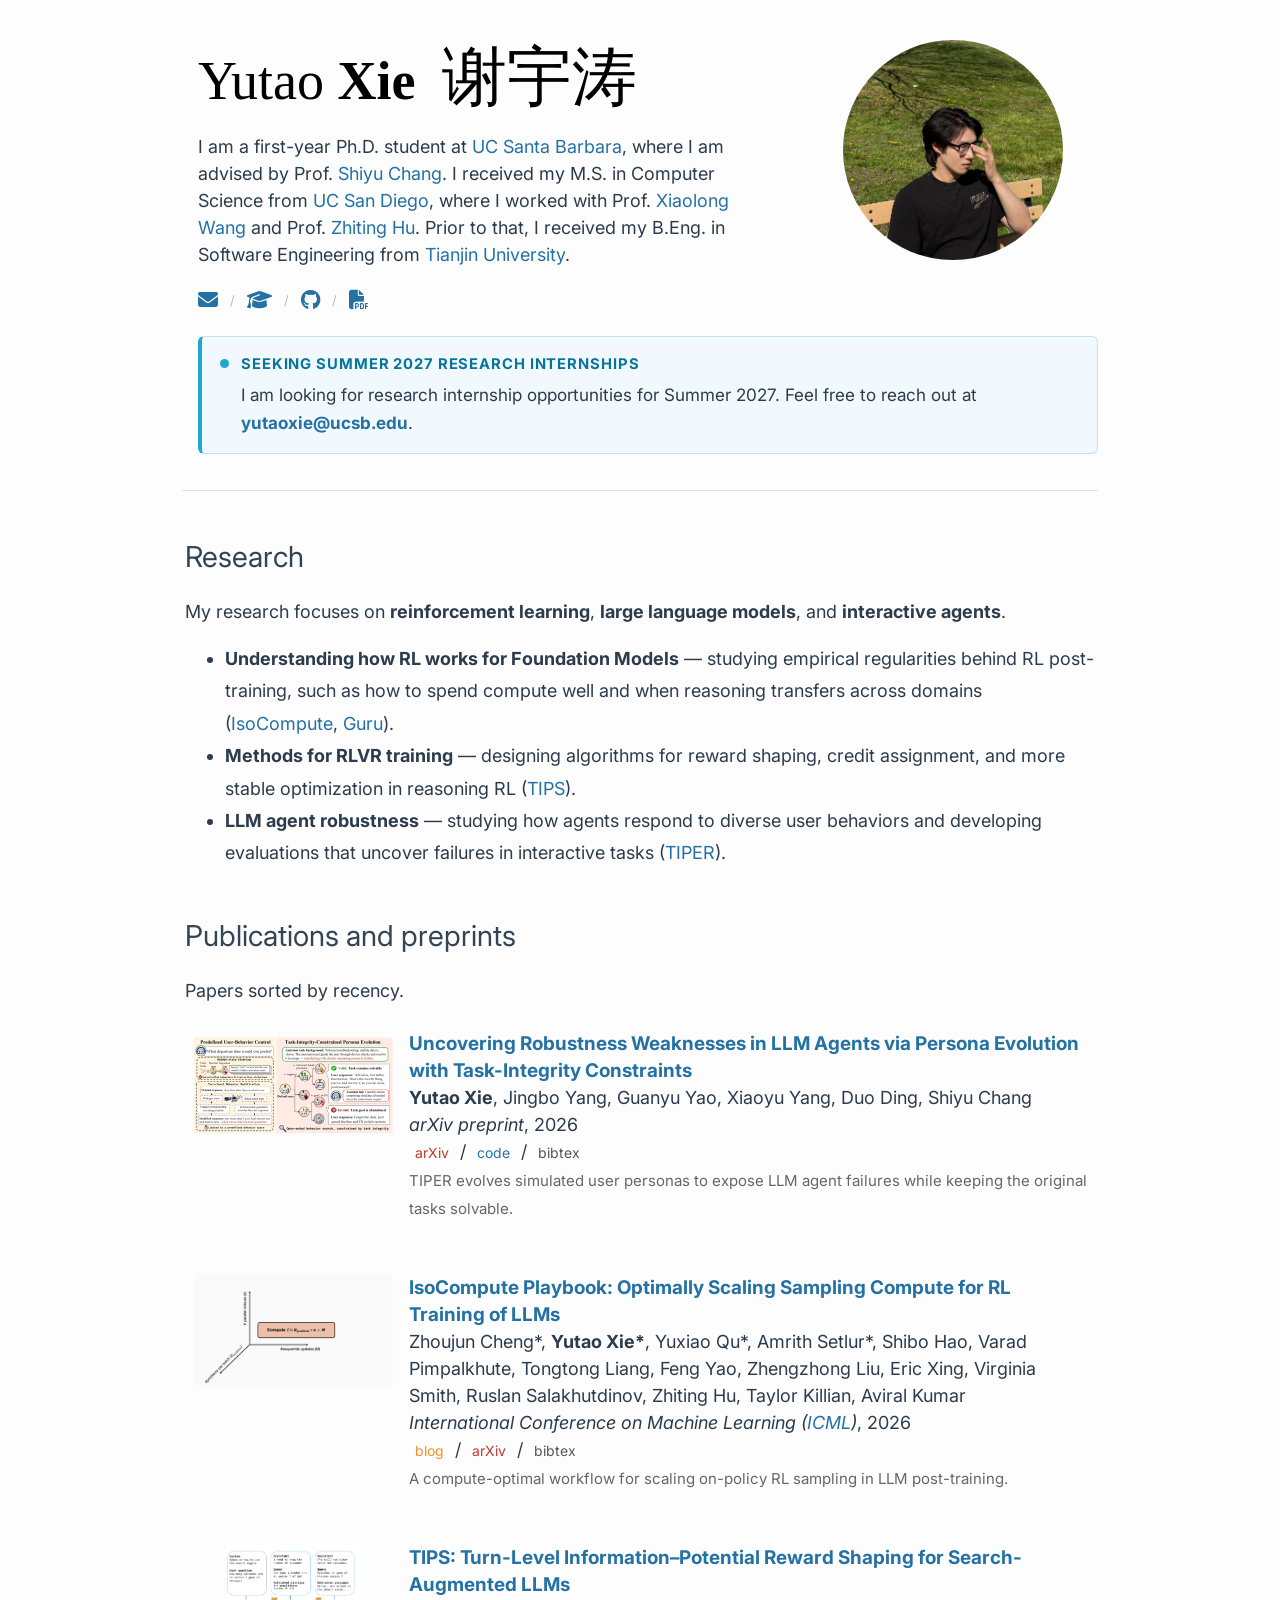
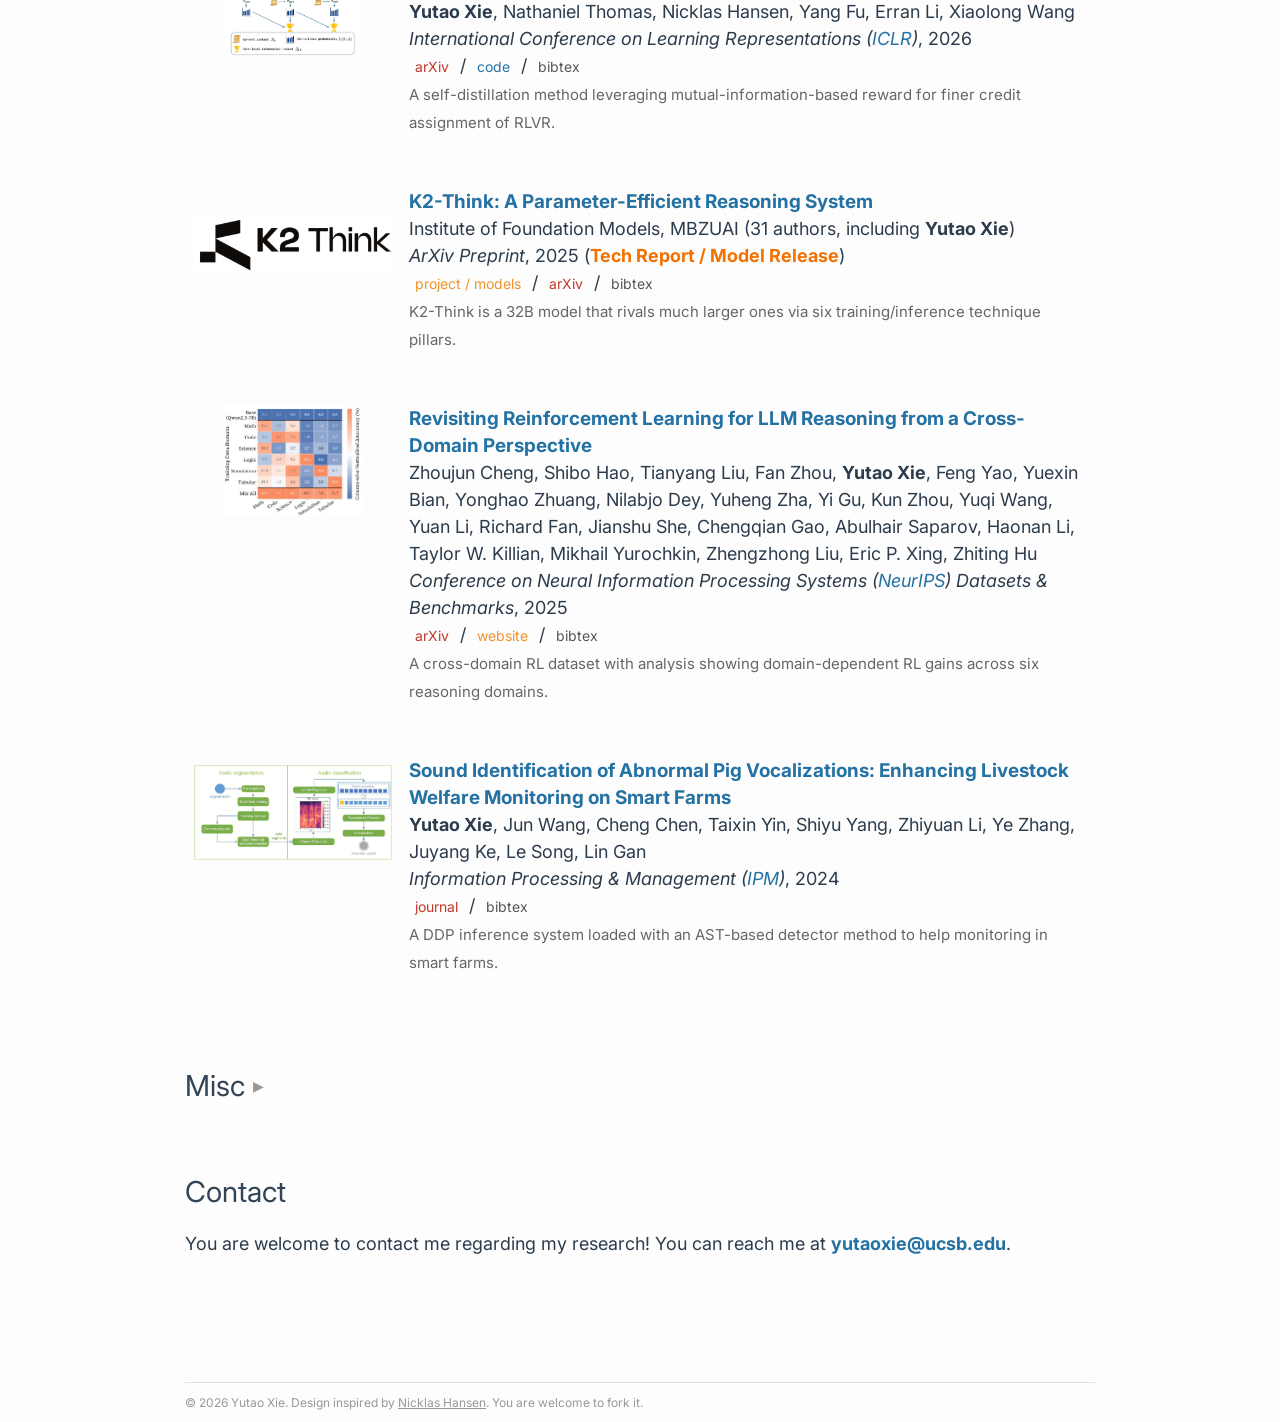
<file: index.html>
<!DOCTYPE html>
<html lang="en">
<head>
    <meta charset="UTF-8">
    <meta name="viewport" content="width=device-width, initial-scale=1.0">
    <title>Yutao Xie 谢宇涛 | Ph.D. Student at UC Santa Barbara</title>
    <meta name="description" content="Yutao Xie (谢宇涛) is a first-year Ph.D. student at UC Santa Barbara working on reinforcement learning, large language models, RLVR, and planning.">
    <meta name="author" content="Yutao Xie 谢宇涛">
    <link rel="canonical" href="https://andreasxie.github.io/YutaoXie.github.io/">
    <meta property="og:title" content="Yutao Xie 谢宇涛 | Ph.D. Student at UC Santa Barbara">
    <meta property="og:description" content="Personal homepage of Yutao Xie (谢宇涛), first-year Ph.D. student at UC Santa Barbara. Research: reinforcement learning, large language models, RLVR, and planning.">
    <meta property="og:image" content="https://andreasxie.github.io/YutaoXie.github.io/static/assets/images/profile.jpg">
    <meta property="og:url" content="https://andreasxie.github.io/YutaoXie.github.io/">
    <meta property="og:type" content="profile">
    <meta name="twitter:card" content="summary_large_image">
    <meta name="twitter:title" content="Yutao Xie 谢宇涛">
    <meta name="twitter:description" content="Personal homepage of Yutao Xie, first-year Ph.D. student at UC Santa Barbara.">
    <meta name="twitter:image" content="https://andreasxie.github.io/YutaoXie.github.io/static/assets/images/profile.jpg">
    <link rel="icon" href="data:image/svg+xml,<svg xmlns=%22http://www.w3.org/2000/svg%22 viewBox=%220 0 100 100%22><text y=%22.9em%22 font-size=%2290%22>🌊</text></svg>">
    <link rel="preconnect" href="https://fonts.googleapis.com">
    <link rel="preconnect" href="https://fonts.gstatic.com" crossorigin>
    <link rel="stylesheet" href="https://fonts.googleapis.com/css2?family=Inter:wght@400;700&display=swap">
    <link rel="stylesheet" href="style.css?v=1.4">
    <link rel="stylesheet" href="https://cdnjs.cloudflare.com/ajax/libs/font-awesome/6.5.0/css/all.min.css">
    <script>
        function showNotes() {
            var div = document.getElementById("hidden");
            if (div.style.display === "none") {
                div.style.display = "block";
            }
            div.scrollIntoView({behavior: "smooth", block: "start"});
        }
        function toggleMisc() {
            var content = document.getElementById("misc-content");
            var arrow = document.getElementById("misc-arrow");
            if (content.classList.contains("open")) {
                content.classList.remove("open");
                arrow.textContent = "▸";
                var picks = document.getElementById("misc-picks-content");
                var picksArrow = document.getElementById("misc-picks-arrow");
                if (picks) picks.classList.remove("open");
                if (picksArrow) picksArrow.textContent = "▸";
            } else {
                content.classList.add("open");
                arrow.textContent = "▾";
            }
        }
        function toggleMiscPicks() {
            var content = document.getElementById("misc-picks-content");
            var arrow = document.getElementById("misc-picks-arrow");
            if (content.classList.contains("open")) {
                content.classList.remove("open");
                arrow.textContent = "▸";
            } else {
                content.classList.add("open");
                arrow.textContent = "▾";
            }
        }
        function scrollToContact() {
            var div = document.getElementById("contact");
            div.scrollIntoView({behavior: "smooth", block: "start"});
        }
        document.addEventListener("DOMContentLoaded", function() {
            var header = document.querySelector(".header");
            var nav = document.getElementById("sticky-nav");
            var observer = new IntersectionObserver(function(entries) {
                nav.classList.toggle("visible", !entries[0].isIntersecting);
            }, {threshold: 0});
            observer.observe(header);
            document.querySelectorAll(".stars[data-repo]").forEach(function(el) {
                fetch("https://api.github.com/repos/" + el.dataset.repo)
                    .then(function(r) { return r.json(); })
                    .then(function(d) {
                        if (d.stargazers_count) {
                            var svg = el.querySelector(".gh-icon");
                            el.textContent = " ★ " + d.stargazers_count.toLocaleString();
                            if (svg) el.prepend(svg);
                        }
                    })
                    .catch(function() {});
            });
        });
    </script>
    <script type="application/ld+json">
    {
      "@context": "https://schema.org",
      "@type": "Person",
      "name": "Yutao Xie",
      "alternateName": ["谢宇涛", "Yutao Xie 谢宇涛"],
      "url": "https://andreasxie.github.io/YutaoXie.github.io/",
      "image": "https://andreasxie.github.io/YutaoXie.github.io/static/assets/images/profile.jpg",
      "jobTitle": "Ph.D. Student",
      "affiliation": {
        "@type": "CollegeOrUniversity",
        "name": "UC Santa Barbara",
        "url": "https://www.ucsb.edu/"
      },
      "alumniOf": [
        {
          "@type": "CollegeOrUniversity",
          "name": "UC San Diego",
          "url": "https://ucsd.edu/"
        },
        {
          "@type": "CollegeOrUniversity",
          "name": "Tianjin University",
          "url": "https://www.tju.edu.cn/"
        }
      ],
      "sameAs": [
        "https://scholar.google.com/citations?user=pyg7Oa0AAAAJ&hl=en",
        "https://github.com/AndreasXie",
        "https://andreasxie.github.io/YutaoXie.github.io/"
      ],
      "knowsAbout": [
        "Reinforcement Learning",
        "Large Language Models",
        "RLVR",
        "Planning"
      ]
    }
    </script>
</head>
<body>
<nav class="sticky-nav noselect" id="sticky-nav">
    <div class="sticky-nav-content">
        <a class="sticky-nav-name bold" href="javascript:void(0);" onclick="window.scrollTo({top:0,behavior:'smooth'})">Yutao Xie</a>
        <div class="sticky-nav-links">
            <a href="javascript:void(0);" onclick="scrollToContact()">Email</a>
            <a href="https://scholar.google.com/citations?user=pyg7Oa0AAAAJ&hl=en">Scholar</a>
            <a href="https://github.com/AndreasXie">GitHub</a>
            <a href="https://drive.google.com/file/d/1kaGcDSU4eP1KAwvsVvICIBHlBGUETua7/view?usp=sharing" target="_blank">CV</a>
        </div>
    </div>
</nav>
<div class="header noselect">
    <div class="header-content">
        <div class="header-body">
            <div class="header-left">
                <h1 class="header-title"><span class="name-first">Yutao</span> <span class="name-last">Xie</span> &nbsp;<span class="header-name-zh">谢宇涛</span></h1>
                <p>
                    I am a first-year Ph.D. student at <a href="https://www.ucsb.edu">UC Santa Barbara</a>, where I am advised by Prof. <a href="https://code-terminator.github.io">Shiyu Chang</a>.
                    I received my M.S. in Computer Science from <a href="https://ucsd.edu">UC San Diego</a>, where I worked with Prof. <a href="https://xiaolonw.github.io">Xiaolong Wang</a> and Prof. <a href="http://zhiting.ucsd.edu/">Zhiting Hu</a>.
                    Prior to that, I received my B.Eng. in Software Engineering from <a href="https://www.tju.edu.cn">Tianjin University</a>.
                </p>
                <!-- <p>My research interests center on <strong>Reinforcement Learning</strong> and <strong>Foundation Models</strong>. I study how optimization and methodology structure shape agent behaviors, and how these findings can inform the design of scalable foundation model decision-making systems.</p> -->
                <div class="header-icons">
                    <a href="javascript:void(0);" onclick="scrollToContact()" title="Email"><i class="fas fa-envelope"></i></a>
                    <span class="icon-sep">/</span>
                    <a href="https://scholar.google.com/citations?user=pyg7Oa0AAAAJ&hl=en" title="Google Scholar" target="_blank"><i class="fas fa-graduation-cap"></i></a>
                    <span class="icon-sep">/</span>
                    <a href="https://github.com/AndreasXie" title="GitHub" target="_blank"><i class="fab fa-github"></i></a>
                    <span class="icon-sep">/</span>
                    <a href="https://drive.google.com/file/d/1kaGcDSU4eP1KAwvsVvICIBHlBGUETua7/view?usp=sharing" title="CV" target="_blank"><i class="fas fa-file-pdf"></i></a>
                </div>
            </div>
            <div class="header-right">
                <img src="static/assets/images/profile.jpg" alt="Yutao Xie" class="header-photo">
            </div>
        </div>
        <aside class="internship-notice" aria-labelledby="internship-notice-title">
            <span class="internship-notice-dot" aria-hidden="true"></span>
            <div>
                <h2 class="internship-notice-title" id="internship-notice-title">Seeking Summer 2027 research internships</h2>
                <p>I am looking for research internship opportunities for Summer 2027. Feel free to reach out at <a href="mailto:yutaoxie@ucsb.edu">yutaoxie@ucsb.edu</a>.</p>
            </div>
        </aside>
    </div>
</div>
<div class="content" style="padding-bottom: 64px;">
    <div>
        <h2 class="noselect">Research</h2>
        <p>My research focuses on <strong>reinforcement learning</strong>, <strong>large language models</strong>, and <strong>interactive agents</strong>.</p>
        <ul>
            <li><strong>Understanding how RL works for Foundation Models</strong> — studying empirical regularities behind RL post-training, such as how to spend compute well and when reasoning transfers across domains (<a href="https://compute-optimal-rl-llm-scaling.github.io/">IsoCompute</a>, <a href="https://guru-reasoning.github.io/">Guru</a>).</li>
            <li><strong>Methods for RLVR training</strong> — designing algorithms for reward shaping, credit assignment, and more stable optimization in reasoning RL (<a href="https://arxiv.org/abs/2603.22293">TIPS</a>).</li>
            <li><strong>LLM agent robustness</strong> — studying how agents respond to diverse user behaviors and developing evaluations that uncover failures in interactive tasks (<a href="https://arxiv.org/abs/2610.16155">TIPER</a>).</li>
        </ul>
    </div>
    <div>
        <h2 class="noselect">Publications and preprints</h2>
        <p>Papers sorted by recency.</p>

        <div class="publication row" id="tiper">
            <div class="row-media" style="background-image: url(static/assets/images/tiper.png);"></div>
            <div class="row-text">
                <a class="publication-title bold" href="https://arxiv.org/abs/2610.16155">Uncovering Robustness Weaknesses in LLM Agents via Persona Evolution with Task-Integrity Constraints</a><br/>
                <span class="bold">Yutao Xie</span>, Jingbo Yang, Guanyu Yao, Xiaoyu Yang, Duo Ding, Shiyu Chang<br/>
                <span class="italic">arXiv preprint</span>, 2026<br/>
                <a class="btn btn-red" href="https://arxiv.org/abs/2610.16155">arXiv</a> / <a class="btn" href="https://github.com/UCSB-NLP-Chang/TIPER">code</a> / <a class="btn btn-dark" href="bibtex/xie2026tiper.txt">bibtex</a><br/>
                <small style="color: #666;">TIPER evolves simulated user personas to expose LLM agent failures while keeping the original tasks solvable.</small>
            </div>
        </div>

        <div class="publication row">
            <div class="row-media" style="background-image: url(static/assets/videos/isocompute.gif);"></div>
            <div class="row-text">
                <a class="publication-title bold" href="https://compute-optimal-rl-llm-scaling.github.io/">IsoCompute Playbook: Optimally Scaling Sampling Compute for RL Training of LLMs</a><br/>
                Zhoujun Cheng*, <span class="bold">Yutao Xie*</span>, Yuxiao Qu*, Amrith Setlur*, Shibo Hao, Varad Pimpalkhute, Tongtong Liang, Feng Yao, Zhengzhong Liu, Eric Xing, Virginia Smith, Ruslan Salakhutdinov, Zhiting Hu, Taylor Killian, Aviral Kumar<br/>
                <span class="italic">International Conference on Machine Learning (<a href="https://icml.cc">ICML</a>)</span>, 2026<br/>
                <a class="btn btn-orange" href="https://compute-optimal-rl-llm-scaling.github.io/">blog</a> / <a class="btn btn-red" href="https://arxiv.org/pdf/2603.12151">arXiv</a> / <a class="btn btn-dark" href="bibtex/cheng2026isocompute.txt">bibtex</a><br/>
                <small style="color: #666;">A compute-optimal workflow for scaling on-policy RL sampling in LLM post-training.</small>
            </div>
        </div>

        <div class="publication row">
            <div class="row-media" style="background-image: url(static/assets/images/tips.png);"></div>
            <div class="row-text">
                <a class="publication-title bold" href="https://arxiv.org/abs/2603.22293">TIPS: Turn-Level Information–Potential Reward Shaping for Search-Augmented LLMs</a><br/>
                <span class="bold">Yutao Xie</span>, Nathaniel Thomas, Nicklas Hansen, Yang Fu, Erran Li, Xiaolong Wang<br/>
                <span class="italic">International Conference on Learning Representations (<a href="https://iclr.cc">ICLR</a>)</span>, 2026<br/>
                <a class="btn btn-red" href="https://arxiv.org/abs/2603.22293">arXiv</a> / <a class="btn" href="https://github.com/ucsd-wang-lab-lm/tips">code</a> / <a class="btn btn-dark" href="bibtex/xie2026tips.txt">bibtex</a><br/>
                <small style="color: #666;">A self-distillation method leveraging mutual-information-based reward for finer credit assignment of RLVR.</small>
            </div>
        </div>

        <div class="publication row">
            <div class="row-media" style="background-image: url(static/assets/images/k2-think.png);"></div>
            <div class="row-text">
                <a class="publication-title bold" href="https://k2think.ai">K2-Think: A Parameter-Efficient Reasoning System</a><br/>
                Institute of Foundation Models, MBZUAI (31 authors, including <span class="bold">Yutao Xie</span>)<br/>
                <span class="italic">ArXiv Preprint</span>, 2025 (<span class="bold" style="color: #f37100;">Tech Report / Model Release</span>)<br/>
                <a class="btn btn-orange" href="https://k2think.ai">project / models</a> / <a class="btn btn-red" href="https://arxiv.org/abs/2509.07604">arXiv</a> / <a class="btn btn-dark" href="bibtex/k2think2025.txt">bibtex</a><br/>
                <small style="color: #666;">K2-Think is a 32B model that rivals much larger ones via six training/inference technique pillars.</small>
            </div>
        </div>

        <div class="publication row">
            <div class="row-media" style="background-image: url(static/assets/images/guru.jpg);"></div>
            <div class="row-text">
                <a class="publication-title bold" href="https://arxiv.org/abs/2506.14965">Revisiting Reinforcement Learning for LLM Reasoning from a Cross-Domain Perspective</a><br/>
                Zhoujun Cheng, Shibo Hao, Tianyang Liu, Fan Zhou, <span class="bold">Yutao Xie</span>, Feng Yao, Yuexin Bian, Yonghao Zhuang, Nilabjo Dey, Yuheng Zha, Yi Gu, Kun Zhou, Yuqi Wang, Yuan Li, Richard Fan, Jianshu She, Chengqian Gao, Abulhair Saparov, Haonan Li, Taylor W. Killian, Mikhail Yurochkin, Zhengzhong Liu, Eric P. Xing, Zhiting Hu<br/>
                <span class="italic">Conference on Neural Information Processing Systems (<a href="https://nips.cc">NeurIPS</a>) Datasets & Benchmarks</span>, 2025<br/>
                <a class="btn btn-red" href="https://arxiv.org/abs/2506.14965">arXiv</a> / <a class="btn btn-orange" href="https://guru-reasoning.github.io/">website</a> / <a class="btn btn-dark" href="bibtex/cheng2025guru.txt">bibtex</a><br/>
                <small style="color: #666;">A cross-domain RL dataset with analysis showing domain-dependent RL gains across six reasoning domains.</small>
            </div>
        </div>

        <div class="publication row">
            <div class="row-media" style="background-image: url(static/assets/images/pig-sound.png);"></div>
            <div class="row-text">
                <a class="publication-title bold" href="https://doi.org/10.1016/j.ipm.2024.103770">Sound Identification of Abnormal Pig Vocalizations: Enhancing Livestock Welfare Monitoring on Smart Farms</a><br/>
                <span class="bold">Yutao Xie</span>, Jun Wang, Cheng Chen, Taixin Yin, Shiyu Yang, Zhiyuan Li, Ye Zhang, Juyang Ke, Le Song, Lin Gan<br/>
                <span class="italic">Information Processing & Management (<a href="https://www.sciencedirect.com/journal/information-processing-and-management">IPM</a>)</span>, 2024<br/>
                <a class="btn btn-red" href="https://doi.org/10.1016/j.ipm.2024.103770">journal</a> / <a class="btn btn-dark" href="bibtex/xie2024pig.txt">bibtex</a><br/>
                <small style="color: #666;">A DDP inference system loaded with an AST-based detector method to help monitoring in smart farms.</small>
            </div>
        </div>
    </div>

    <div>
        <h2 class="misc-toggle noselect" onclick="toggleMisc()" id="misc-heading">
            Misc <span class="misc-arrow" id="misc-arrow">▸</span>
        </h2>
        <div id="misc-content" class="misc-content">
            <p class="misc-lede">
                Outside research, the same habits follow me into everything else I spend time with. I am simply drawn to what people make—and what making things reveals about them.<br><br>
                Away from the desk I lift weights <span aria-hidden="true">💪</span>, boulder badly as a beginner <span aria-hidden="true">🧗</span>, and spend more time than is reasonable dialing in pour-over coffee <span aria-hidden="true">☕</span>.
            </p>
            <p class="misc-bridge">
                What follows is not a full list, and it is not in any special order. I just wrote down a few things that came to mind while I was putting this page together.
            </p>
            <h3 class="misc-picks-toggle noselect" onclick="toggleMiscPicks()" id="misc-picks-heading">
                A few favorites <span class="misc-arrow" id="misc-picks-arrow">▸</span>
            </h3>
            <div id="misc-picks-content" class="misc-picks-content">
                <div class="misc-grid">
                    <section class="misc-block" aria-labelledby="pick-mr">
                        <h4 class="misc-cat" id="pick-mr">Magic Realism</h4>
                        <p class="misc-item"><em>One Hundred Years of Solitude and most of García Márquez's works</em></p>
                    </section>
                    <section class="misc-block" aria-labelledby="pick-ex">
                        <h4 class="misc-cat" id="pick-ex">Existentialism</h4>
                        <p class="misc-item"><em>Steppenwolf</em></p>
                    </section>
                    <section class="misc-block" aria-labelledby="pick-lyr">
                        <h4 class="misc-cat" id="pick-lyr">Lyrical Introspection</h4>
                        <p class="misc-item"><em>Klingsor's Last Summer</em></p>
                    </section>
                    <section class="misc-block" aria-labelledby="pick-hist">
                        <h4 class="misc-cat" id="pick-hist">Historical Narrative</h4>
                        <p class="misc-item"><em>Hamilton</em></p>
                    </section>
                    <section class="misc-block" aria-labelledby="pick-folk">
                        <h4 class="misc-cat" id="pick-folk">Prog-rock Folk</h4>
                        <p class="misc-item"><em>冀西南林路行</em></p>
                    </section>
                    <section class="misc-block" aria-labelledby="pick-postrock">
                        <h4 class="misc-cat" id="pick-postrock">Post-rock</h4>
                        <p class="misc-item"><em>Lost in 21st Century</em> and most of Wangwen (惘闻)</p>
                    </section>
                    <section class="misc-block" aria-labelledby="pick-abm">
                        <h4 class="misc-cat" id="pick-abm">Atmospheric Black Metal</h4>
                        <p class="misc-item"><em>Gu Yan</em> · <em>Zuriaake</em></p>
                    </section>
                    <section class="misc-block" aria-labelledby="pick-psych">
                        <h4 class="misc-cat" id="pick-psych">Psychedelic Concept</h4>
                        <p class="misc-item"><em>The Dark Side of the Moon</em></p>
                    </section>
                    
                    <section class="misc-block" aria-labelledby="pick-ds">
                        <h4 class="misc-cat" id="pick-ds">Environmental Storytelling ARPG</h4>
                        <p class="misc-item"><em>Dark Souls / Elden Ring</em></p>
                    </section>
                    <section class="misc-block" aria-labelledby="pick-de">
                        <h4 class="misc-cat" id="pick-de">Philosophical CRPG</h4>
                        <p class="misc-item"><em>Disco Elysium / Planescape: Torment</em></p>
                    </section>
                    <section class="misc-block" aria-labelledby="pick-pent">
                        <h4 class="misc-cat" id="pick-pent">Historical Mystery</h4>
                        <p class="misc-item"><em>Pentiment</em></p>
                    </section>
                </div>
            </div>
        </div>
    </div>

    <div id="contact">
        <h2>Contact</h2>
        You are welcome to contact me regarding my research! You can reach me at <a class="bold" href="mailto:yutaoxie@ucsb.edu">yutaoxie@ucsb.edu</a>.
    </div>
</div>
<div class="footer noselect">
    <div class="footer-content">
        &copy; 2026 Yutao Xie. Design inspired by <a href="https://nicklashansen.github.io">Nicklas Hansen</a>. You are welcome to fork it.
    </div>
</div>
</body>
</html>
</file>
<file: style.css>
html {-webkit-text-size-adjust: 100%; text-size-adjust: 100%;}
body {background-color: #fdfdfd; color: #2c3c4c; margin: 0; font-size: 15px; text-rendering: optimizeLegibility; -webkit-font-smoothing: antialiased;}
h1 {margin-bottom: 32px; font-size: 2.4em;}
h2 {margin-top: 48px; font-size: 1.6em;}
h3 {margin-top: 32px; font-size: 1.3em;}
h1, h2, h3 {color: #345;}
* {font-weight: normal; font-family: Inter, system-ui, Roboto, 'Helvetica Neue', Helvetica, sans-serif;}
strong, b {font-weight: 700;}
.header {width: 100%; padding-top: 40px; padding-bottom: 0;}
.header-content {max-width: 900px; padding-left: 16px; padding-right: 0; margin: 0 auto; border-bottom: #e0e0e0 1px solid; padding-bottom: 36px;}
.header-title {text-align: left; margin-top: 0; margin-bottom: 12px; font-size: 3em; color: rgb(0, 0, 0); font-family: 'Times New Roman', Times, serif; line-height: 1.15;}
.name-first {font-weight: 400; font-family: 'Times New Roman', Times, serif;}
.name-last {font-weight: 700; font-family: 'Times New Roman', Times, serif;}
.header-name-zh {font-family: STKaiti, '华文楷书', KaiTi, '楷体', serif; font-weight: normal; font-size: 1.2em;}
.header-body {display: flex; align-items: flex-start; gap: 32px;}
.header-left {flex: 2; min-width: 0;}
.header-right {flex: 1; display: flex; justify-content: center; padding-top: 0;}
.header-photo {width: 220px; height: 220px; border-radius: 50%; display: block; object-fit: cover; object-position: center; flex-shrink: 0;}
.header-icons {display: flex; align-items: center; gap: 12px; margin-top: 20px; font-size: 20px;}
.header-icons a {color: #2471a3; transition: color 0.2s;}
.header-icons a:hover {color: #f09228;}
.icon-sep {color: #bbb; font-size: 13px;}
.internship-notice {display: flex; align-items: flex-start; gap: 12px; margin-top: 24px; padding: 16px 18px; border: 1px solid #bfe3f4; border-left: 4px solid #20a6d2; border-radius: 6px; background-color: #f1f9fe;}
.internship-notice-dot {flex-shrink: 0; width: 9px; height: 9px; margin-top: 6px; border-radius: 50%; background-color: #20a6d2;}
.internship-notice-title {margin: 0 0 6px; color: #08749a; font-size: 0.82em; font-weight: 700; line-height: 1.5; letter-spacing: 0.06em; text-transform: uppercase;}
.internship-notice p {margin: 0; font-size: 0.95em; line-height: 1.65;}
.internship-notice a {font-weight: 700; overflow-wrap: anywhere;}
.content {max-width: 910px; padding-left: 16px; padding-right: 16px; margin: auto; margin-top: 48px;}
a {color: #2471a3; text-decoration: none; transition: color 0.2s;}
a:focus, a:hover {color: #f09228;}
p {line-height: 1.5em;}
ul {line-height: 1.8em;}
.noselect {-webkit-touch-callout: none; -webkit-user-select: none; user-select: none;}
.bold {font-weight: bold;}
.italic {font-style: italic;}
.row {display: flex; align-items: flex-start; box-sizing: border-box;}
.row-media {flex-shrink: 0; width: 200px; height: 112px; background-position: center; background-size: contain; background-repeat: no-repeat;}
.row-text {margin-left: 16px; line-height: 1.5em; min-width: 0;}
.row-text span {line-height: inherit;}
.interests {display: flex; flex-wrap: wrap; gap: 16px;}
.interest {width: 268px; max-width: 100%;}
.video-container {width: 100%; max-width: 268px; margin: auto; border-radius: 6px; overflow: hidden; background-color: #f0f0f0;}
.interest-text {max-width: 268px; margin-top: 8px;}
.publication {margin-bottom: 36px; padding: 8px; border-radius: 6px; transition: background-color 0.2s;}
.publication:hover {background-color: #f5f7f9;}
.publication.highlight {background-color: #f7efd4; width: 100%; border-radius: 6px;}
.publication.highlight:hover {background-color: #f3e9c8;}
.publication-title {font-size: 1.05em;}
.press {width: 100px; height: 80px; margin-right: 12px; background-size: cover;}
.btn {font-size: 15px; padding: 0;}
.btn-orange {color: #f09228;}
.btn-orange:hover {color: #d07810;}
.btn-red {color: #c0392b;}
.btn-red:hover {color: #a02818;}
.btn-purple {color: #8e44ad;}
.btn-purple:hover {color: #6c3483;}
.btn-dark {color: #555;}
.btn-dark:hover {color: #333;}
.sticky-nav {position: fixed; top: 0; left: 0; right: 0; z-index: 100; background: rgba(253,253,253,0.85); backdrop-filter: blur(12px); -webkit-backdrop-filter: blur(12px); border-bottom: 1px solid #e0e0e0; transform: translateY(-100%); transition: transform 0.3s ease; font-size: 14px;}
.sticky-nav.visible {transform: translateY(0);}
.sticky-nav-content {max-width: 910px; margin: auto; padding: 10px 16px; display: flex; align-items: center; justify-content: space-between;}
.sticky-nav-name {color: #345; font-size: 16px; text-decoration: none;}
.sticky-nav-name:hover {color: #345;}
.header-links-row {white-space: nowrap;}
.sticky-nav-links {display: flex; gap: 16px;}
.sticky-nav-links a {color: #2471a3; text-decoration: none; transition: color 0.2s;}
.sticky-nav-links a:hover {color: #f09228;}
.footer {border-top: #e0e0e0 1px solid; width: 100%; max-width: 910px; margin: auto; margin-top: 64px;}
.footer-content {color: #999; font-size: 12px; padding: 12px 0; max-width: 910px; margin: auto;}
.footer-content a {color: #999 !important; text-decoration: underline; transition: color 0.2s;}
.footer-content a:hover {color: #666 !important;}
.misc-toggle {cursor: pointer; display: inline-flex; align-items: center; gap: 8px; user-select: none;}
.misc-toggle:hover {color: #2471a3;}
.misc-arrow {font-size: 0.75em; color: #999; transition: color 0.2s;}
.misc-content {max-height: 0; overflow: hidden; transition: max-height 0.45s ease, opacity 0.35s ease; opacity: 0;}
.misc-content.open {max-height: 4200px; opacity: 1;}
.misc-lede {margin: 0 0 14px; max-width: 52em; line-height: 1.6; color: #4a5a6a; font-size: 0.98em;}
.misc-bridge {margin: 0 0 6px; max-width: 52em; line-height: 1.6; color: #4a5a6a; font-size: 0.98em;}
.misc-picks-toggle {cursor: pointer; display: inline-flex; align-items: center; gap: 8px; user-select: none; margin: 10px 0 0; font-size: 1.05em; font-weight: 700; color: #345;}
.misc-picks-toggle:hover {color: #2471a3;}
.misc-picks-content {max-height: 0; overflow: hidden; transition: max-height 0.45s ease, opacity 0.3s ease; opacity: 0;}
.misc-picks-content.open {max-height: 2800px; opacity: 1;}
.misc-grid {display: grid; gap: 20px 28px; grid-template-columns: repeat(auto-fit, minmax(200px, 1fr)); padding: 12px 0 8px;}
.misc-block {margin: 0; border-left: 3px solid #dde6ef; padding-left: 14px;}
.misc-cat {margin: 0 0 8px; font-size: 0.95em; font-weight: 700; color: #456; letter-spacing: 0.02em;}
.misc-item {margin: 0; line-height: 1.55; color: #3d4d5c;}
.misc-list {margin: 0; padding-left: 1.15em; line-height: 1.55; color: #3d4d5c;}
.misc-list li {margin: 0.2em 0;}
.stars {font-size: 11px; display: inline-flex; align-items: center; gap: 4px; margin-left: 8px; color: #666; background-color: #f0f0f0; border: 1px solid #d0d7de; border-radius: 12px; padding: 1px 8px; vertical-align: middle; line-height: 1.5;}
.gh-icon {width: 13px; height: 13px; flex-shrink: 0;}

@media only screen and (max-width: 1350px) {
    body {font-size: 18px;}
    a.btn {font-size: 14px; padding: 2px 6px;}
}

@media only screen and (max-width: 910px) {
    .header-body {flex-direction: column-reverse; align-items: center; gap: 24px;}
    .header-right {width: 100%; max-width: 360px;}
    .header-title {font-size: 1.8em;}
    .internship-notice {margin-right: 16px;}
}

@media only screen and (max-width: 1000px) {
    .publication {margin-bottom: 46px;}
    .publication.row {flex-direction: column; align-items: center;}
    .publication .row-media {width: 100%; max-width: 400px; height: 158px; margin-bottom: 12px;}
    .publication .row-text {width: 100%; margin-left: 0;}
    .interests {flex-direction: column; align-items: center; gap: 24px;}
    .interest {width: 100%; max-width: 400px;}
    .video-container {max-width: 400px;}
    .interest-text {max-width: 400px;}
}

@media only screen and (max-width: 600px) {
    .press {width: 80px; height: 64px; margin-right: 8px;}
    .sticky-nav-links {gap: 12px;}
    .sticky-nav-name {font-size: 14px;}
}
</file>
